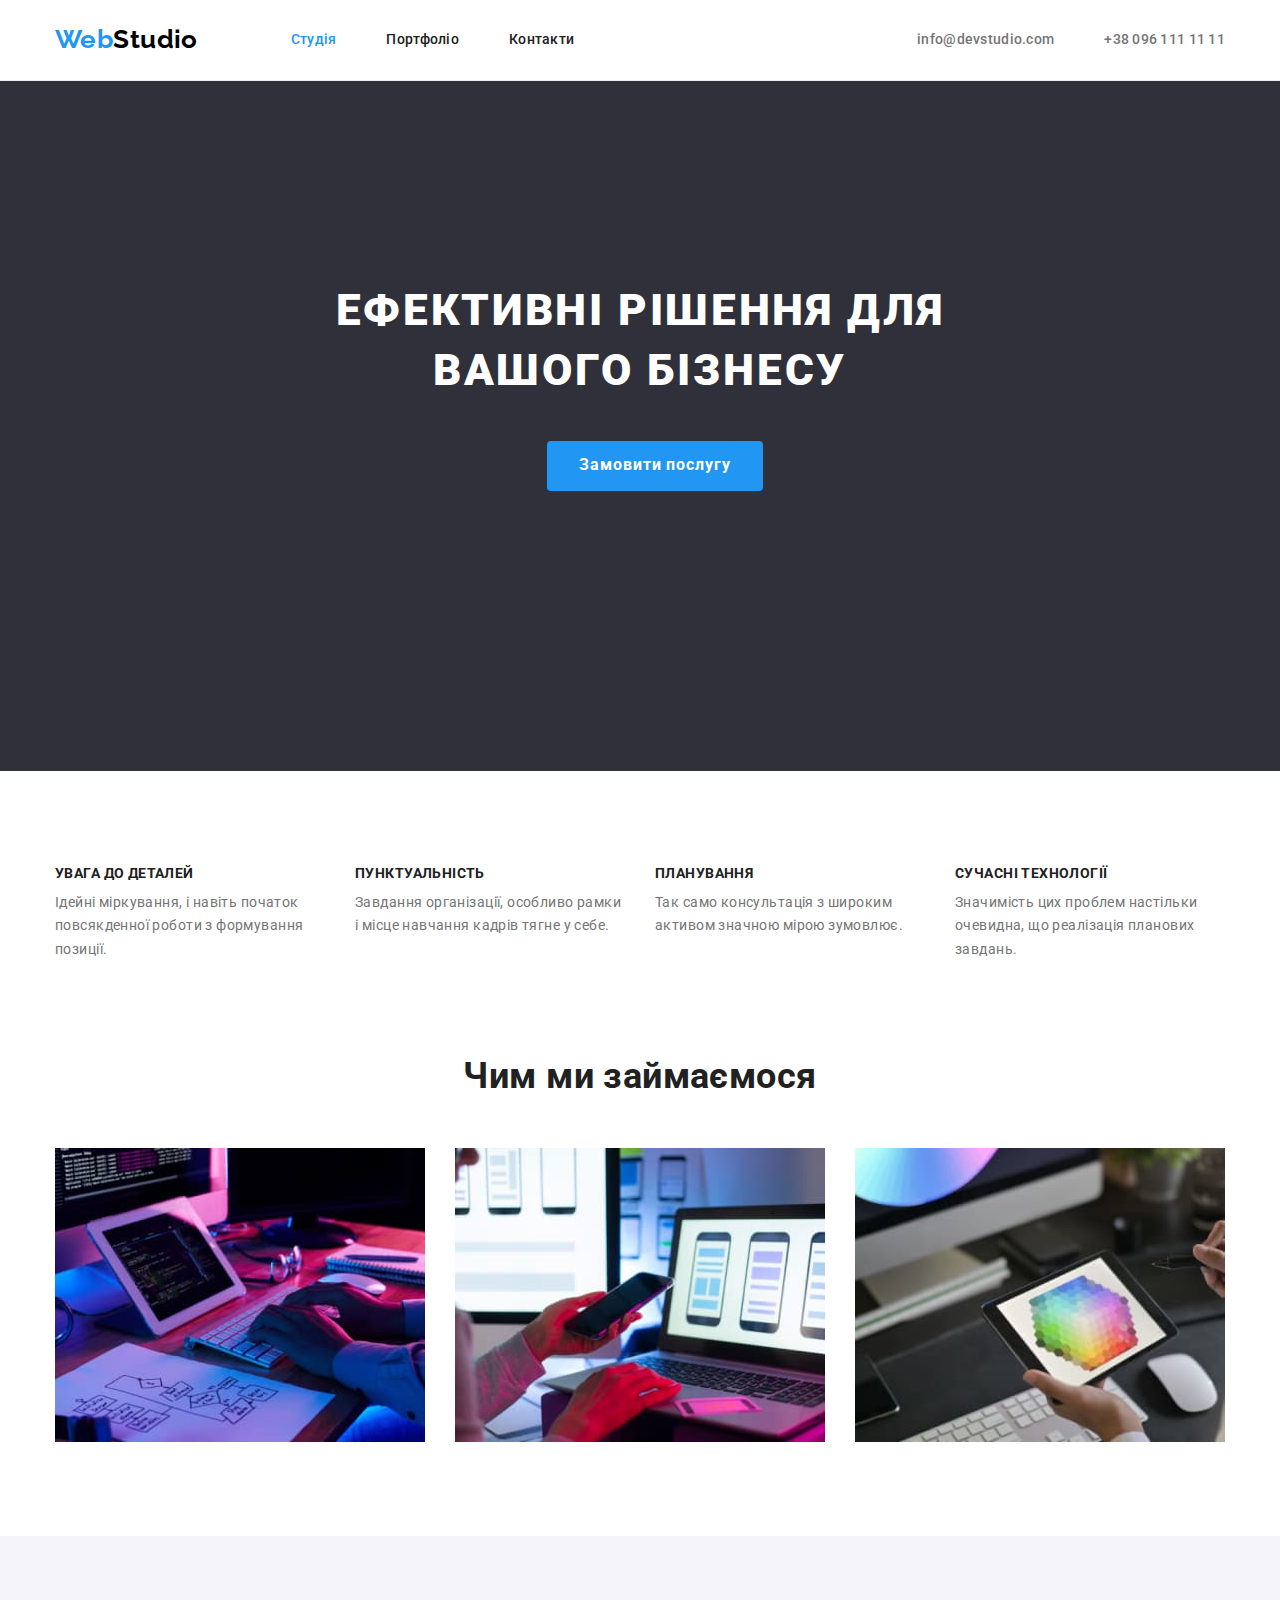
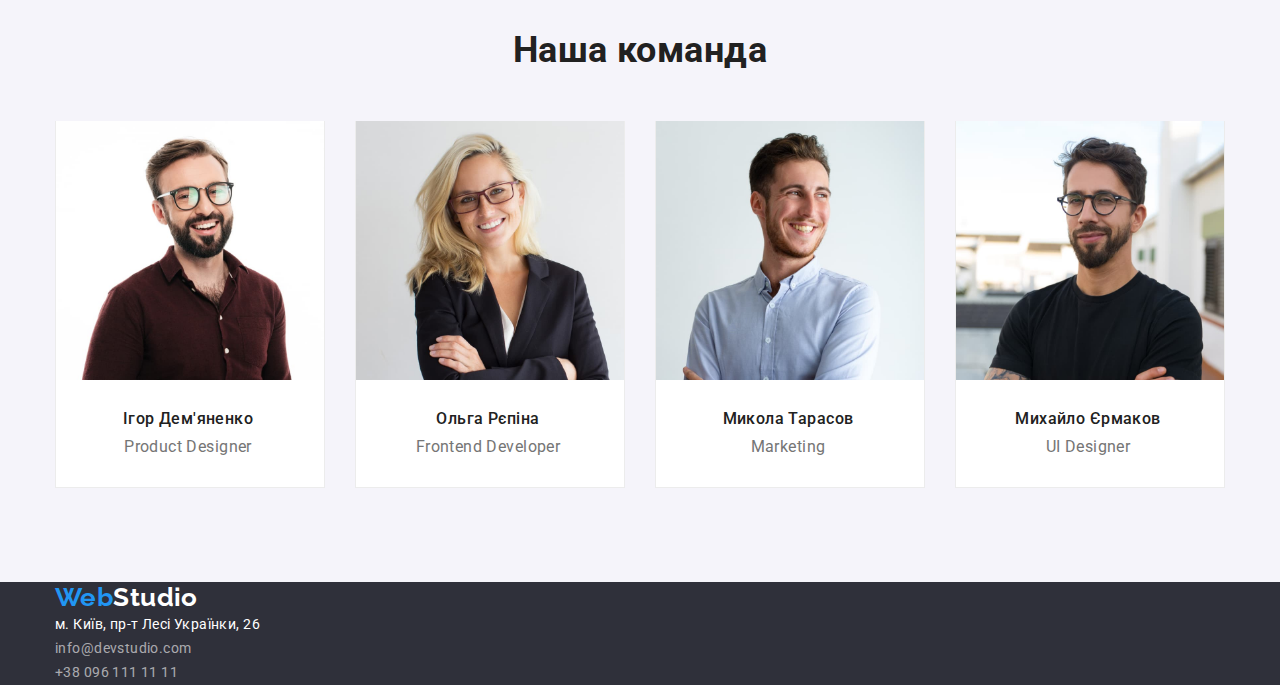
<file: index.html>
<!DOCTYPE html>
<html lang="uk">
<head>
    <meta charset="UTF-8">
    <meta http-equiv="X-UA-Compatible" content="IE=edge">
    <meta name="viewport" content="width=device-width, initial-scale=1.0">
    <title>WebStudio</title>
    <link rel="stylesheet" href="https://cdn.jsdelivr.net/npm/modern-normalize@1.1.0/modern-normalize.min.css">
    <link rel="preconnect" href="https://fonts.googleapis.com">
    <link rel="preconnect" href="https://fonts.gstatic.com" crossorigin>
    <link href="https://fonts.googleapis.com/css2?family=Raleway:wght@700&family=Roboto:wght@400;500;700;900&display=swap" rel="stylesheet">
    <link rel="stylesheet" href="./css/styles.css">
</head>
<body>
    <header class="page-header">
        <div class="container page-header-container">
        
        <nav class="pagination">
            <a class="header-logo link" href="./index.html"><span class="logo-word">Web</span>Studio</a>
            <ul class="menu list">
                <li class="menu-item"><a class="menu-link current link" href="./index.html">Студія</a></li>
                <li class="menu-item"><a class="menu-link link" href="./portfolio.html">Портфоліо</a></li>
                <li class="menu-item"><a class="menu-link link" href="#">Контакти</a></li>
            </ul>
        </nav>
        <ul class="contect list">
        <li class="contect-type">
            <a class="mail-link link" href="mailto:info@devstudio.com">info@devstudio.com</a>
        </li>
        <li class="contect-type">
            <a class="phone-link link" href="tel:+380961111111">+38 096 111 11 11</a>
        </li>
        </ul>
        </div>
        </header>
        <main>
            <section class="hero">
                <div class="container hero-box-title">
                <h1 class="hero-title">Ефективні рішення для вашого бізнесу</h1>
            </div>
            <div class="container hero-box-btn">
                <button class="hero-btn" type="button">Замовити послугу</button>
            </div>
            </section>
       
            <section class="advantage section">
                <div class="container">
                <h2 class="visually-hidden">Наші переваги</h2>
                <ul class="advantage-item list">
                <li class="adv-item-gr">
                    <h3 class="advantage-title">Увага до деталей</h3>
                    <p class="advantage-paragraph">Ідейні міркування, і навіть початок повсякденної роботи з формування позиції.</p>
                </li>
                <li>
                    <h3 class="advantage-title">Пунктуальність</h3>
                    <p class="advantage-paragraph">Завдання організації, особливо рамки і місце навчання кадрів тягне у себе.</p>
                </li>
                <li>
                    <h3 class="advantage-title">Планування</h3>
                    <p class="advantage-paragraph">Так само консультація з широким активом значною мірою зумовлює.</p>
                </li>
                <li>
                    <h3 class="advantage-title">Сучасні технології</h3>
                    <p class="advantage-paragraph">Значимість цих проблем настільки очевидна, що реалізація планових завдань.</p>
                </li>
                </ul>
            </div>
            </section>
       
        
            <section class="our-work section">
                <div class="container">
                <h2 class="work-line">Чим ми займаємося</h2>
                <ul class="work-sample list">
                <li class="work-img-example">
                    <img class="img-example" src="./images/coding.jpg" alt="Людина кодить" width="370" height="294"/> 
                </li>
                <li class="work-img-example">
                    <img class="img-example" src="./images/mobile.jpg" alt="Людина підбирає дизайн для мобайлу" width="370" height="294"/>
                </li>
                <li class="work-img-example">
                    <img class="img-example" src="./images/color.jpg" alt="Людина підбирає кольори" width="370" height="294"/>
                </li>
                </ul>
            </div>
            </section>
        
       
            <section class="team section">
                <div class="container">
                <h2 class="employees">Наша команда</h2>
                <ul class="about-employees list">
                    <li class="employees-item">
                        <img class="employee-photo" src="./images/Ігор.jpg" alt="Фото Ігора" width="270" height="260"/>
                        <div class="employee-box">
                        <h3 class="employee-name">Ігор Дем'яненко</h3>
                        <p class="job-title" lang="en">Product Designer</p>
                    </div>
                    </li>
                    <li class="employees-item">
                        <img class="employee-photo" src="./images/Ольга.jpg" alt="Фото Ольги" width="270" height="260"/>
                        <div class="employee-box">
                        <h3 class="employee-name">Ольга Рєпіна</h3>
                        <p class="job-title" lang="en">Frontend Developer</p>
                    </div>
                    </li>
                    <li class="employees-item">
                        <img class="employee-photo" src="./images/Микола.jpg" alt="Фото Миколи" width="270" height="260"/>
                        <div class="employee-box">
                        <h3 class="employee-name">Микола Тарасов</h3>
                        <p class="job-title" lang="en">Marketing</p>
                    </div>
                    </li>
                    <li class="employees-item">
                        <img class="employee-photo" src="./images/Михайло.jpg" alt="Фото Михайла" width="270" height="260"/>
                        <div class="employee-box">
                        <h3 class="employee-name">Михайло Єрмаков</h3>
                        <p class="job-title" lang="en">UI Designer</p>
                    </div>
                    </li>
                </ul>
            </div>
            </section>
       
        </main>
        <footer class="page-footer">
            <div class="container">
           <a class="footer-logo link" href="./index.html"><span class="word-logo">Web</span>Studio</a>
           <address class="сontact-details">
                <ul class="contact-items list">
                    <li> 
                      <a class="contact-address link" href="https://goo.gl/maps/S6br99YADeSXPniYA">м. Київ, пр-т Лесі Українки, 26</a>  
                    </li>
                    <li>
                        <a class="email-address link" href="mailto:info@devstudio.com">info@devstudio.com</a>
                    </li>
                    <li>
                        <a class="mob-tel link" href="tel:+380961111111">+38 096 111 11 11</a>
                    </li>
                </ul>
            </address>
        </div>
            </footer>
</body>
</html>
</file>
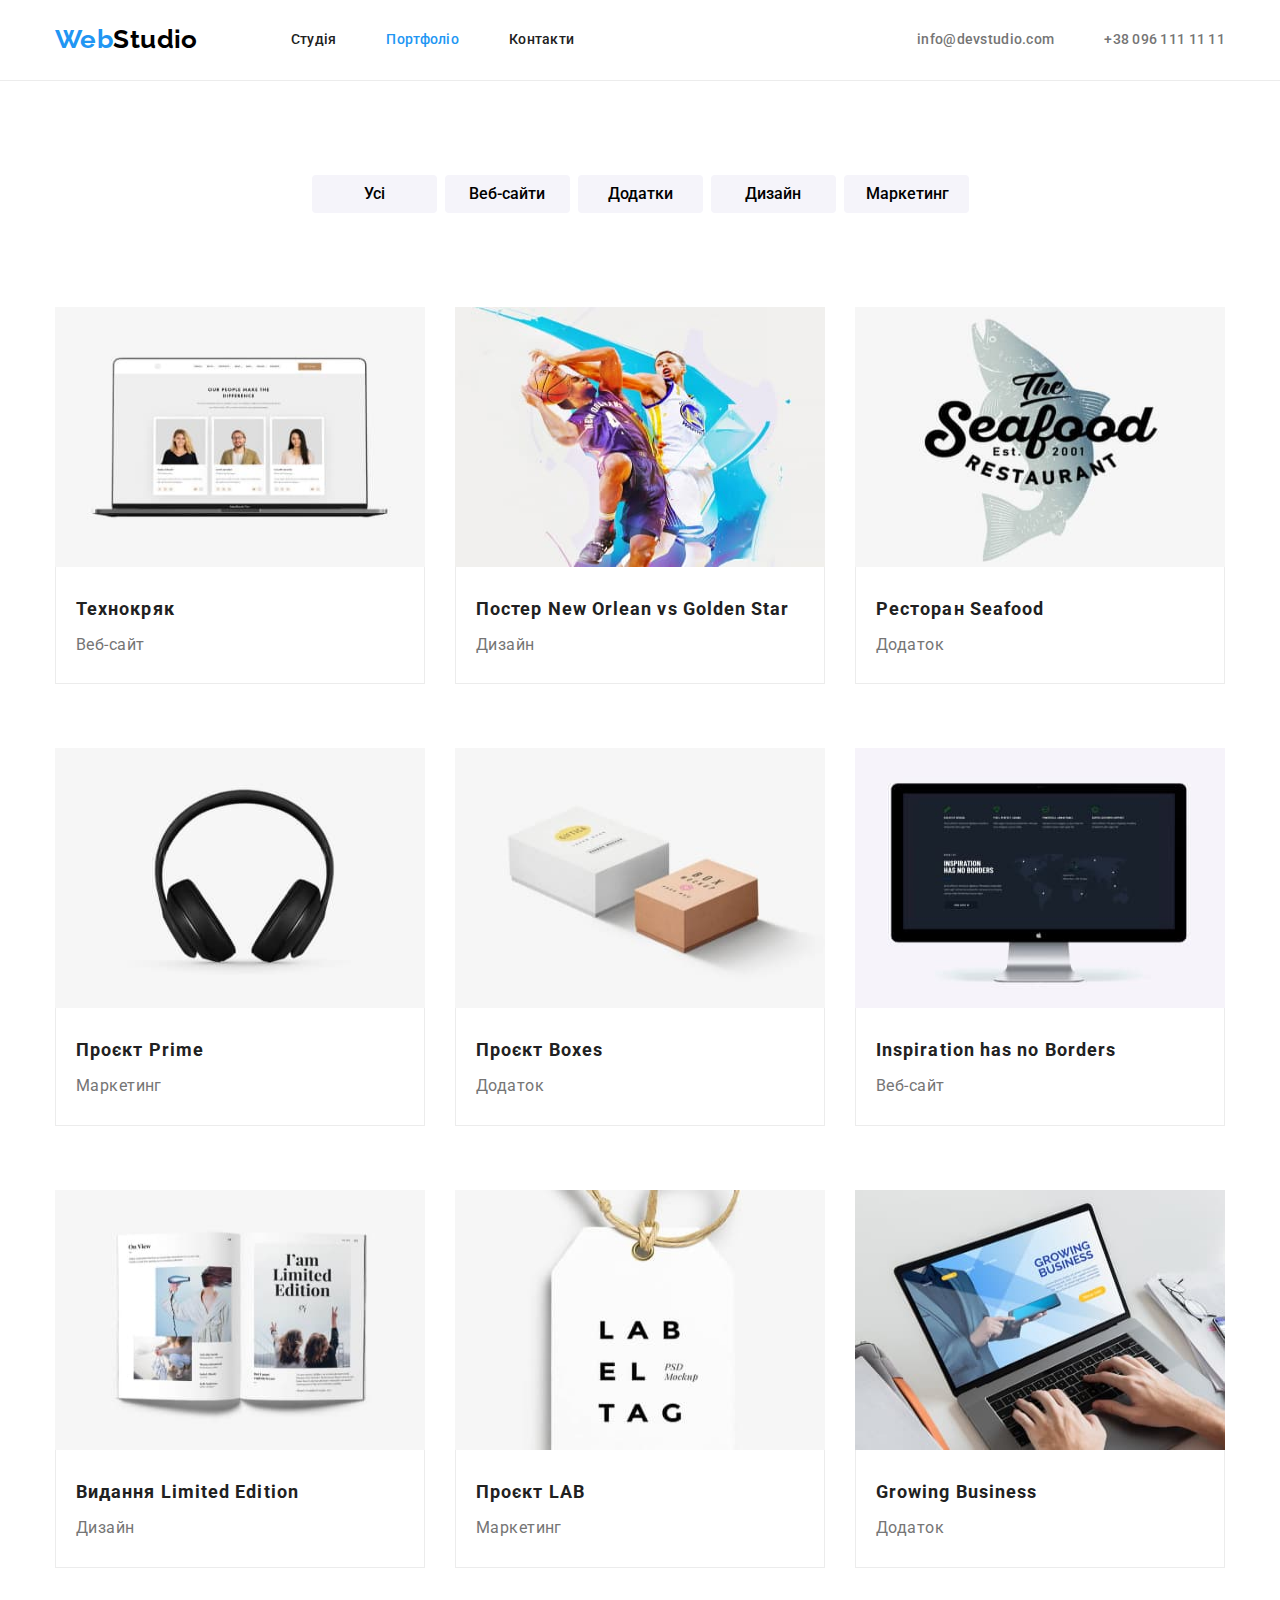
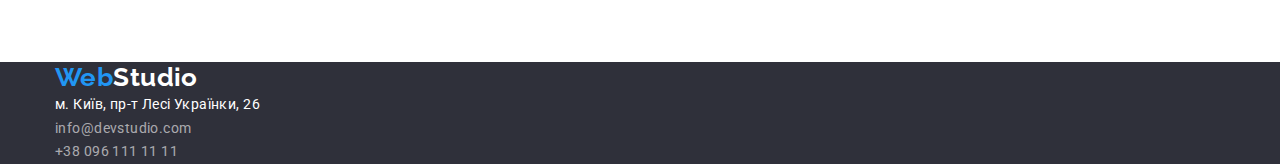
<file: portfolio.html>
<!DOCTYPE html>
<html lang="uk">
<head>
    <meta charset="UTF-8">
    <meta http-equiv="X-UA-Compatible" content="IE=edge">
    <meta name="viewport" content="width=device-width, initial-scale=1.0">
    <title>WebStudio</title>
    <link rel="stylesheet" href="https://cdn.jsdelivr.net/npm/modern-normalize@1.1.0/modern-normalize.min.css">
    <link rel="preconnect" href="https://fonts.googleapis.com">
    <link rel="preconnect" href="https://fonts.gstatic.com" crossorigin>
    <link href="https://fonts.googleapis.com/css2?family=Raleway:wght@700&family=Roboto:wght@400;500;700;900&display=swap" rel="stylesheet">
    <link rel="stylesheet" href="./css/styles.css">
</head>
<body>
    <header class="page-header">
        <div class="container page-header-container">
        <nav class="pagination">
            <a class="header-logo link" href="./index.html"><span class="logo-word">Web</span>Studio</a>
            <ul class="menu list corrent">
                <li class="menu-item">
                    <a class="menu-link link" href="./index.html">Студія</a>
                </li>
                <li class="menu-item">
                    <a class="menu-link link current" href="./portfolio.html">Портфоліо</a>
                </li>
                <li class="menu-item">
                    <a class="menu-link link" href="#">Контакти</a>
                </li>
            </ul>
        </nav>
        <ul class="contect list">
        <li class="contect-type">
            <a class="mail-link link" href="mailto:info@devstudio.com">info@devstudio.com</a>
        </li>
        <li class="contect-type">
            <a class="phone-link link" href="tel:+380961111111">+38 096 111 11 11</a>
        </li>
        </ul>
        </div>
        </header>
        <main>
          
            <section class="section">
                <div class="container">
                <h1 class="visually-hidden">Наші роботи</h1>
                <ul class="nav-btn-hero list">
                    <li class="btn-points"><button class="btn-items" type="button">Усі</button></li>
                    <li class="btn-points"><button class="btn-items" type="button">Веб-сайти</button></li>
                    <li class="btn-points"><button class="btn-items" type="button">Додатки</button></li>
                    <li class="btn-points"><button class="btn-items" type="button">Дизайн</button></li>
                    <li class="btn-points"><button class="btn-items" type="button">Маркетинг</button></li>
                </ul>
                <ul class="portfolio-items list">
                    <li class="pr-group-items">
                        <img class="img-portfolio" src="./images/imgtoport/netbook.jpg" alt="Сторінка сайту" width="370" height="294"/>
                        <div class="portfolio-item-group">
                        <h2 class="portfolio-title">Технокряк</h2>
                        <p class="portfolio-article" >Веб-сайт</p>
                    </div>
                    </li>
                    <li class="pr-group-items">
                        <img class="img-portfolio" src="./images/imgtoport/players.jpg" alt="Баскетболісти" width="370" height="294"/>
                        <div class="portfolio-item-group">
                        <h2 class="portfolio-title">Постер New Orlean vs Golden Star</h2>
                        <p class="portfolio-article" >Дизайн</p>
                    </div>
                    </li>
                    <li class="pr-group-items">
                        <img class="img-portfolio" src="./images/imgtoport/restotan.jpg" alt="Логотип ресторану" width="370" height="294"/>
                        <div class="portfolio-item-group">
                        <h2 class="portfolio-title">Ресторан Seafood</h2>
                        <p class="portfolio-article" >Додаток</p>
                    </div>
                    </li>
                    <li class="pr-group-items">
                        <img class="img-portfolio" src="./images/imgtoport/headphones.jpg" alt="Навушники" width="370" height="294"/>
                        <div class="portfolio-item-group">
                        <h2 class="portfolio-title">Проєкт Prime</h2>
                        <p class="portfolio-article" >Маркетинг</p>
                    </div>
                    </li>
                    <li class="pr-group-items">
                        <img class="img-portfolio" src="./images/imgtoport/box.jpg" alt="Коробки" width="370" height="294"/>
                        <div class="portfolio-item-group">
                        <h2 class="portfolio-title">Проєкт Boxes</h2>
                        <p class="portfolio-article" >Додаток</p>
                    </div>
                    </li>
                    <li class="pr-group-items">
                        <img class="img-portfolio" src="./images/imgtoport/screen.jpg" alt="Монітор" width="370" height="294"/>
                        <div class="portfolio-item-group">
                        <h2 class="portfolio-title" lang="en">Inspiration has no Borders</h2>
                        <p class="portfolio-article" >Веб-сайт</p>
                    </div>
                    </li>
                    <li class="pr-group-items">
                        <img class="img-portfolio" src="./images/imgtoport/magazine.jpg" alt="Відкритий журнал" width="370" height="294"/>
                        <div class="portfolio-item-group">
                        <h2 class="portfolio-title">Видання Limited Edition</h2>
                        <p class="portfolio-article" >Дизайн</p>
                    </div>
                    </li>
                    <li class="pr-group-items">
                        <img class="img-portfolio" src="./images/imgtoport/label.jpg" alt="Етикетка" width="370" height="294"/>
                        <div class="portfolio-item-group">
                        <h2 class="portfolio-title">Проєкт LAB</h2>
                        <p class="portfolio-article" >Маркетинг</p>
                    </div>
                    </li>
                    <li class="pr-group-items">
                        <img class="img-portfolio" src="./images/imgtoport/notebook.jpg" alt="Людина працює на ноутбуку" width="370" height="294"/>
                        <div class="portfolio-item-group">
                        <h2 class="portfolio-title" lang="en">Growing Business</h2>
                        <p class="portfolio-article" >Додаток</p>
                    </div>
                    </li>
                    
                </ul>
            </div>
            </section>
       
        </main>
        <footer class="page-footer">
            <div class="container">
            <a class="footer-logo link" href="./index.html"><span class="word-logo">Web</span>Studio</a>
            <address class="сontact-details">
                <ul class="contact-items list">
                    <li> 
                      <a class="contact-address link" href="https://goo.gl/maps/S6br99YADeSXPniYA">м. Київ, пр-т Лесі Українки, 26</a>  
                    </li>
                    <li>
                        <a class="email-address link" href="mailto:info@devstudio.com">info@devstudio.com</a>
                    </li>
                    <li>
                        <a class="mob-tel link" href="tel:+380961111111">+38 096 111 11 11</a>
                    </li>
                </ul>
            </address>
        </div>
        </footer>
</body>
</html>
</file>
<file: css/styles.css>
:root {
    --main-text-color:#212121;
    --secondary-text-color:#FFFFFF;
    --additional-text-color:#757575;
    --main-fon-color: #FFFFFF;
    --secondary-fon-color: #2F303A;
    --additional-fon-color: #F5F4FA;
    --picture-fon-color: #EEEEEE;
    --accent-color: #2196F3;
    --btn-accent-color:#188CE8;
    --special-color-text: rgba(255, 255, 255, 0.6);
    --primary-font: 'Roboto', sans-serif;
    --secondary-font: 'Raleway', sans-serif;
    --header-logo-color: #000000; 
    --border-header-color: #ececec;

}

h1,
h2,
h3,
h4,
p {
  margin-top: 0;
  margin-bottom: 0;
}

ul,
ol {
  margin-top: 0;
  margin-bottom: 0;
  padding-left: 0;
}

.container {
width: 1200px;  
margin-left: auto;
margin-right: auto;
padding-left: 15px;
padding-right: 15px;
}
.section{
    padding-top: 94px;
    padding-bottom: 94px;
}

.visually-hidden{
    position: absolute;
    white-space: nowrap;
    width: 1px;
    height: 1px;
    overflow: hidden;
    border: 0;
    padding: 0;
    clip: rect(0 0 0 0);
    clip-path: inset(50%);
    margin: -1px;
}

.link {
    text-decoration: none;
}

.list{
    list-style: none;
}

button {
 cursor: pointer;
 border: none;
  }

img{
    display: block;
    max-width: 100%;
    height: auto;
}

body {
    font-family: var(--primary-font);
    color: var(--main-text-color);
    background-color: var(--main-fon-color);
    font-size: 14px;
    letter-spacing: 0.03em;
}
.header-logo{
font-family: var(--secondary-font);
font-weight: 700;
font-size: 26px;
line-height: 1.19;
color: var(--header-logo-color);


}
.logo-word{
    color: var(--accent-color);
}
.page-header{
    padding-top: 24px;
    padding-bottom: 25px;
border-bottom: 1px solid var(--border-header-color);

}

.page-header-container{
    display: flex;
    align-items: center;
    }
.pagination{
    display: flex;
    align-items: center;
}
.menu{
    display: flex;
    column-gap: 50px;
}
.contect{
    display: flex;
    margin-left: auto;
}
.header-logo{
    margin-right: 93px;
}



.menu-link{
font-weight: 500;
line-height: 1.14;
letter-spacing: 0.02em;
color: var(--main-text-color);
}
.menu-link:hover,
.menu-link:focus{
color: var(--accent-color);
}
.mail-link{
font-weight: 500;
line-height: 1.14;
letter-spacing: 0.02em;
color: var(--additional-text-color);
margin-right: 50px;
}
.mail-link:hover,
.mail-link:focus{
    color: var(--accent-color);
}
.phone-link{
font-weight: 500;
line-height: 1.14;
letter-spacing: 0.02em;
color: var(--additional-text-color);
}
.phone-link:hover,
.phone-link:focus{
    color: var(--accent-color);
}
.menu .menu-link.current {
    color: var(--accent-color);
}

.hero{
    padding-top: 200px;
    padding-bottom: 280px;
    text-align: center;
    background-color:var(--secondary-fon-color) ;
}
.hero-title{
font-weight: 900;
font-size: 44px;
line-height: 1.36;
text-align: center;
letter-spacing: 0.06em;
text-transform: uppercase;
color:var(--secondary-text-color);
margin-bottom: 40px;
}

.hero-box-title{
margin-left: auto;
margin-right: auto;
width: 700px;
}

.hero-btn{
font-weight: 700;
font-size: 16px;
line-height: 1.8;
letter-spacing: 0.06em;
color: var(--secondary-text-color);
background-color: var(--accent-color);
width: 216px;
height: 50px;
border-radius: 4px;
 }

.hero-btn:hover,
.hero-btn:focus{
background-color: var(--btn-accent-color);
} 

.hero-box-btn{
    margin-left: auto;
    margin-right: auto;
    width: 216px;}

    .advantage-item{
    display: flex;
    column-gap: 30px;
   margin-left: auto;
   margin-right: auto;}

.advantage-title{
font-weight: 700;
font-size: 14px;
line-height: 1.14;
text-transform: uppercase;
letter-spacing: 0.03em;
margin-bottom: 10px;
paddin-left: 50px;
white-space: nowrap;
width: 270px;
}
.adv-item-gr{
    flex-basis: calc((100%-90px)/4);
}

.advantage-paragraph{
line-height:1.7;
color: var(--additional-text-color);
}

.advantage-title{
font-weight: 700;
font-size: 14px;
line-height: 16px;
text-transform: uppercase;
width: 270px;
}

.our-work{
    padding-top: 0;
}

.work-line{
font-weight: 700;
font-size: 36px;
line-height: 1.16;
text-align: center;
margin-bottom: 50px;
}

.work-sample{
    display: flex;
    gap: 30px;
   }
.work-img-example{
    flex-basis: calc((100%-60px)/3);
}

.team{
    background-color: var(--additional-fon-color);
}
.employees-item{
    background-color: var(--main-fon-color);
}




.about-employees{
    display: flex;
    column-gap: 30px;
    align-items: center;
   }
    .employees-item{
   border-left: 1px solid var(--border-header-color);
   border-right:1px solid var(--border-header-color);
   border-bottom:1px solid var(--border-header-color);
    }
.employees{
font-weight:700;
font-size: 36px;
line-height: 1.16;
text-align: center;
margin-bottom: 50px;
}

.employee-box {
    background-color: var(--main-fon-color);
    padding-top: 30px;
    padding-bottom: 30px;
    text-align: center;
    white-space: nowrap;
    width: 264px;
    }

.employee-name{
font-weight: 500;
font-size: 16px;
line-height: 1.18;
margin-bottom: 10px;
}

.job-title{
font-size: 16px;
line-height: 1.18;
color: var(--additional-text-color);
}


.page-footer{
    background-color: var(--secondary-fon-color);
}

.footer-logo{
font-family: var(--secondary-font);
font-weight: 700;
font-size: 26px;
line-height: 1.19;
color: var(--secondary-text-color);
margin-bottom: 20px;
}
.word-logo{
    color: var(--accent-color);
}

.сontact-details{
font-style:normal;
}

.contact-address{
line-height:1.7;
color: var(--secondary-text-color);
margin-top: 20px;
margin-bottom: 9px;
}

.contact-address:hover,
.contact-address:focus{
color: var(--accent-color);
}
.email-address,
.mob-tel{
line-height: 1.7;  
color: var(--special-color-text);
}
.email-address,
.mob-tel:not(:last-child){
margin-bottom: 9px;
}
.email-address:hover,
.mob-tel:hover,
.email-address:focus,
.mob-tel:focus{
color: var(--accent-color);
}

.nav-btn-hero{
display: flex;
column-gap: 8px;
align-items: center;
justify-content: center;
margin-bottom: 60px;
white-space: nowrap;
margin-left: auto;
margin-right: auto;
}
   



.btn-items{
font-weight: 500;
font-size: 16px;
line-height: 1.6;
text-align: center;
background-color: var(--additional-fon-color);
padding: 6px 22px;
width: 125px;
border-radius: 4px;
}

.btn-items:hover,
.btn-items:focus{
background-color: var(--accent-color);
color: var(--secondary-text-color);
}
.portfolio-items{
display: flex;
flex-wrap: wrap;
gap: 30px;
padding: 0;
list-style: none;
flex-basis: calc((100% - 30px) / 3);
}



.img-portfolio{
    width: 370px;
    height: 294px;
    padding-top: 34px;
   }

.portfolio-item-group{
   background-color: var(--main-fon-color);
   padding: 24px 20px;
   border-left: 1px solid var(--border-header-color);
   border-right:1px solid var(--border-header-color);
   border-bottom:1px solid var(--border-header-color);}
     
    
.portfolio-title{
font-weight: 700;
font-size: 18px;
line-height: 2;
letter-spacing: 0.06em;
 }

.portfolio-article{
font-size: 16px;
line-height: 1.8;
color: var(--additional-text-color);
margin-top:4px;
}
</file>
